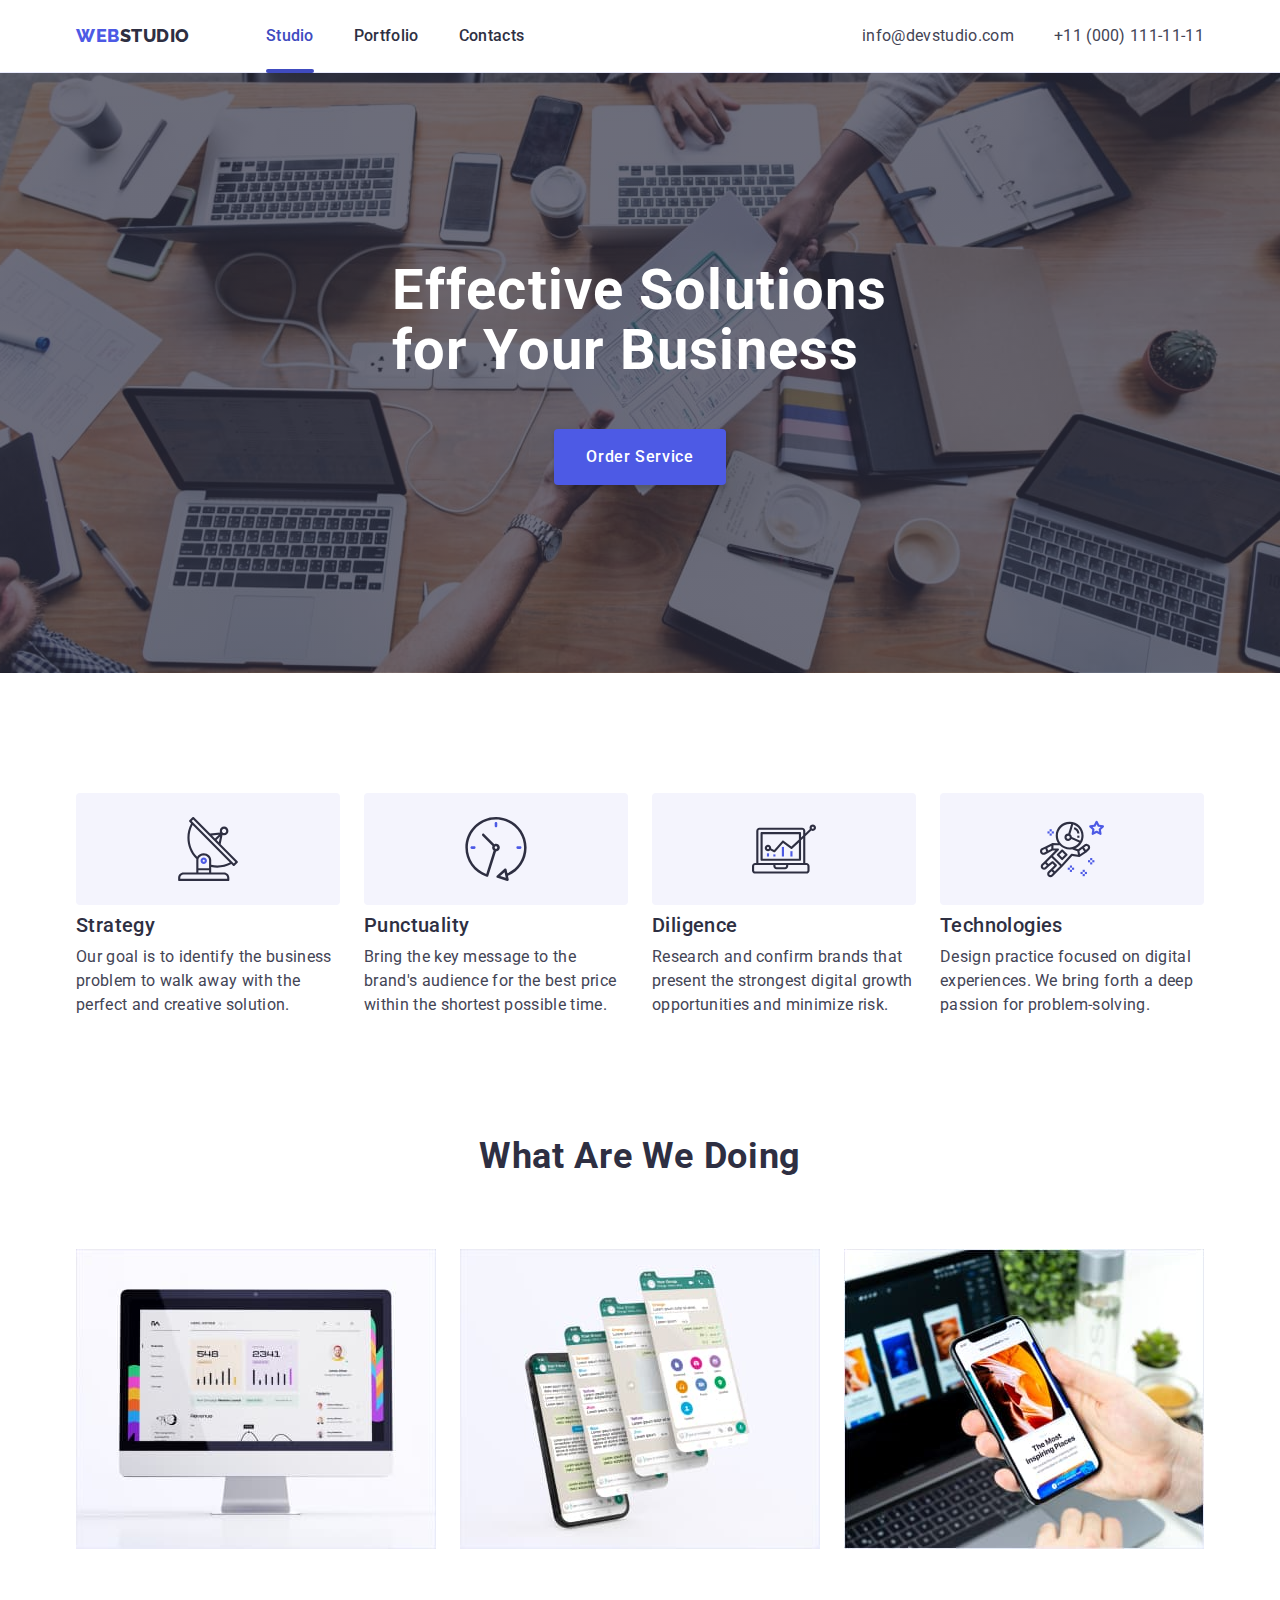
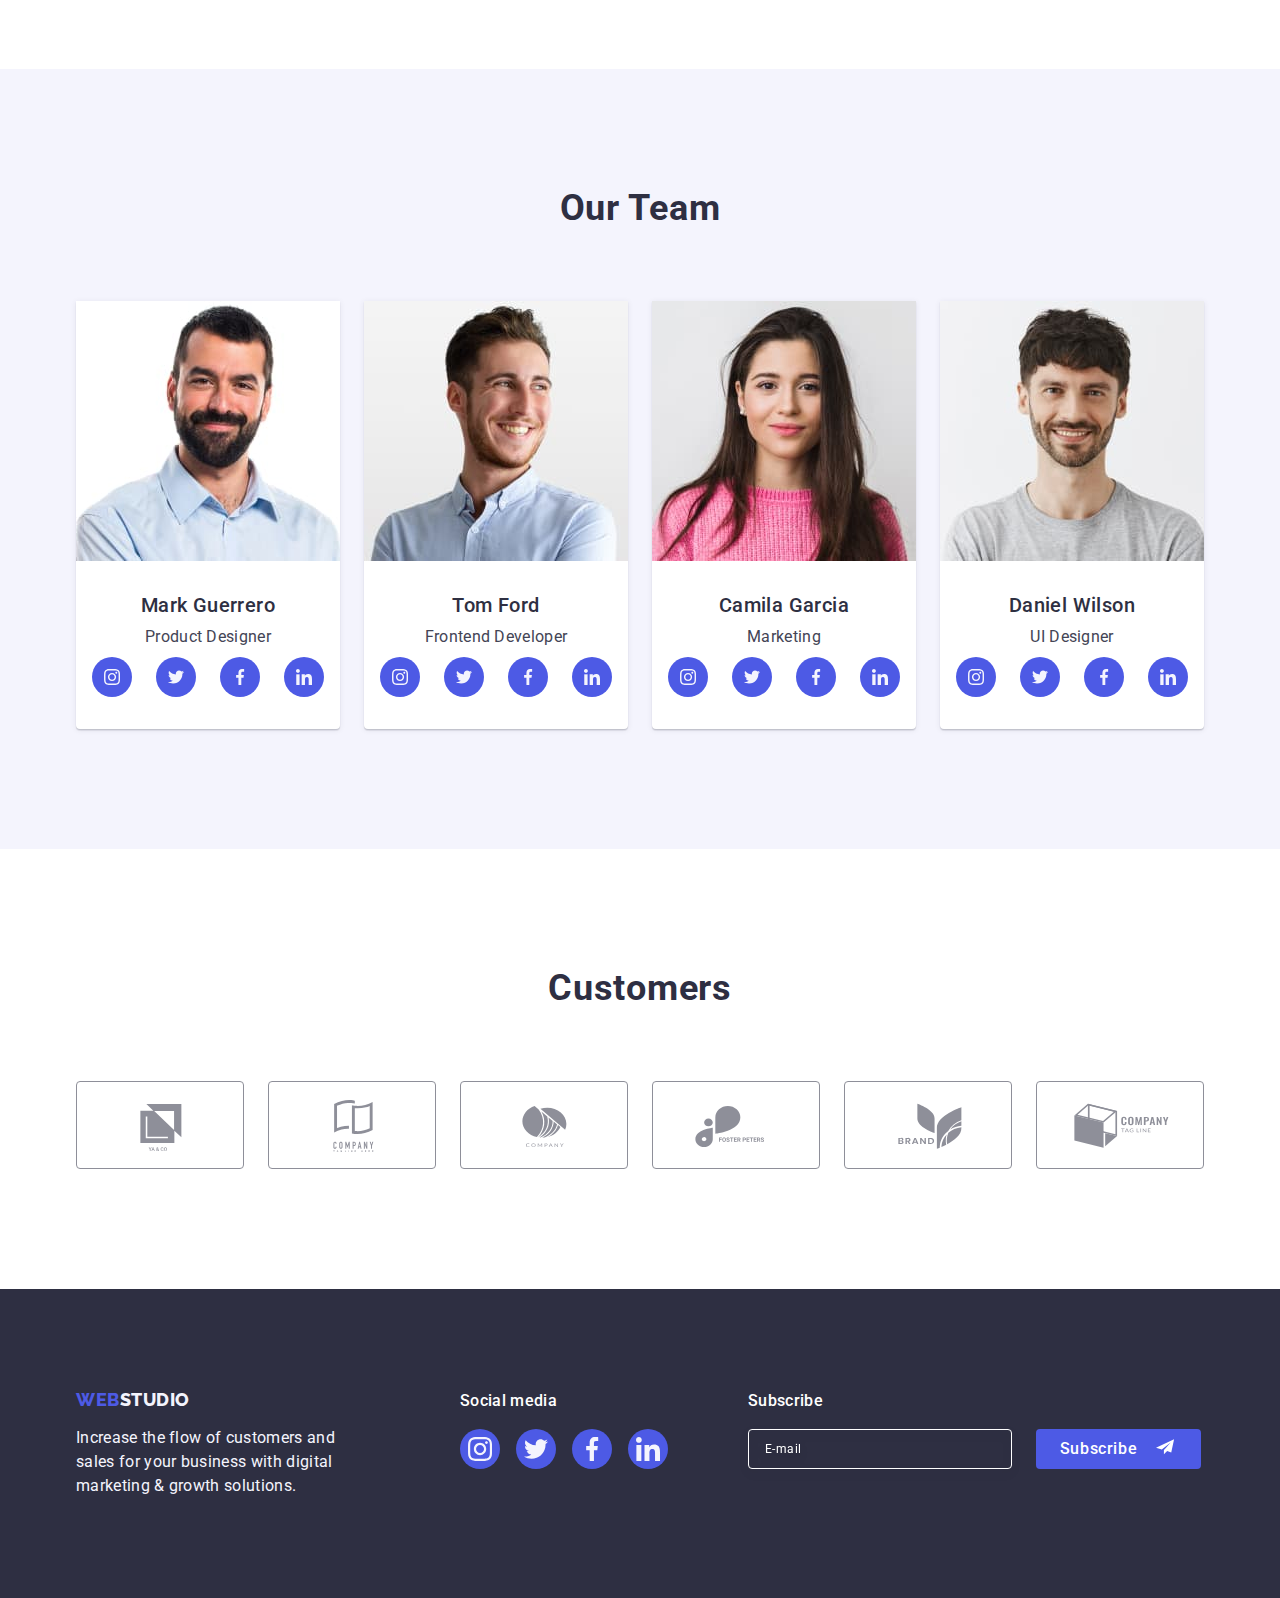
<file: index.html>
<!DOCTYPE html>
<html lang="en">
  <head>
    <meta charset="UTF-8" />
    <meta name="viewport" content="width=device-width, initial-scale=1.0" />
    <title>Goit-markup-homework-6</title>
    <link rel="preconnect" href="https://fonts.googleapis.com">
    <link rel="preconnect" href="https://fonts.gstatic.com" crossorigin>
    <link href="https://fonts.googleapis.com/css2?family=Raleway:wght@800&family=Roboto:wght@400;500;700;900&display=swap" rel="stylesheet">
    <link rel="stylesheet" href="https://cdnjs.cloudflare.com/ajax/libs/modern-normalize/2.0.0/modern-normalize.min.css">
    <link rel="stylesheet" href="./css/style.css">
  </head>
  <body>
    <header class="header">
      <div class="container header-container">
        <nav class="header-nav">
          <a class="header-logo link" href="./index.html">Web<span>Studio</span></a>
          <ul class="list header-list">
            <li><a class="header-list-link active link" href="./index.html">Studio</a></li>
            <li><a class="header-list-link link" href="./portfolio.html">Portfolio</a></li>
            <li><a class="header-list-link link" href="">Contacts</a></li>
          </ul>
        </nav>
        <address class="header-contacts">
          <ul class="list address-list">
            <li>
              <a class="header-address-contact link" href="mailto:info@devstudio.com">info@devstudio.com</a>
            </li>
            <li>
              <a class="header-address-contact link" href="tel:+110001111111">+11 (000) 111-11-11</a>
            </li>
          </ul>
        </address>
      </div>
    </header>
    <main>
      <section class="section-hero">
        <div class="container">
          <h1 class="section-hero-title">Effective Solutions for Your Business</h1>
          <button class="section-hero-btn" type="button" data-modal-open>Order Service</button>
        </div>
      </section>
      <section class="section-one section">
        <div class="container">
          <h2 class="visually-hidden">OurAdvantages</h2>
          <ul class="list section-one-list">
            <li class="section-one-item">
              <div class="section-one-icon">
                <svg class="section-one-svg" width="64" height="64">
                  <use href="./images/icons.svg#antenna"></use>
                </svg>
              </div>
              <h3 class="section-one-subtitle">Strategy</h3>
              <p class="section-one-text">
                Our goal is to identify the business problem to walk away with the
                perfect and creative solution.
              </p>
            </li>
            <li class="section-one-item">
              <div class="section-one-icon">
                <svg class="section-one-svg" width="64" height="64">
                  <use href="./images/icons.svg#clock"></use>
                </svg>
              </div>
              <h3 class="section-one-subtitle">Punctuality</h3>
              <p class="section-one-text">
                Bring the key message to the brand's audience for the best price
                within the shortest possible time.
              </p>
            </li>
            <li class="section-one-item">
              <div class="section-one-icon">
                <svg class="section-one-svg" width="64" height="64">
                  <use href="./images/icons.svg#diagram"></use>
                </svg>
              </div>
              <h3 class="section-one-subtitle">Diligence</h3>
              <p class="section-one-text">
                Research and confirm brands that present the strongest digital
                growth opportunities and minimize risk.
              </p>
            </li>
            <li class="section-one-item">
              <div class="section-one-icon">
                <svg class="section-one-svg" width="64" height="64">
                  <use href="./images/icons.svg#astronaut"></use>
                </svg>
              </div>
              <h3 class="section-one-subtitle">Technologies</h3>
              <p class="section-one-text">
                Design practice focused on digital experiences. We bring forth a
                deep passion for problem-solving.
              </p>
            </li>
          </ul>
        </div>
      </section>
      <section class="section-two section">
        <div class="container">
          <h2 class="section-two-title">What are we doing</h2>
          <ul class="list section-two-container">
            <li class="section-two-item">
              <img src="./images/desktop.jpg" alt="desktop" width="360" />
            </li>
            <li class="section-two-item">
              <img src="./images/phones.jpg" alt="phones" width="360" />
            </li>
            <li class="section-two-item">
              <img src="./images/layout.jpg" alt="layout" width="360" />
            </li>
          </ul>
        </div>
      </section>
      <section class="section-three section">
        <div class="container">
          <h2 class="section-three-title">Our Team</h2>
          <ul class="list section-three-container">
            <li class="section-three-wrapper">
              <img src="./images/team-1.jpg" alt="team-1" width="264" />
              <div class="section-three-description">
                <h3 class="section-three-team">Mark Guerrero</h3>
                <p class="section-three-text">Product Designer</p>
                <ul class="list social-list">
                  <li class="social-item">
                    <a class="social-link" href="">
                      <svg class="social-link-svg" width="16" height="16">
                        <use href="./images/icons.svg#instagram"></use>
                      </svg>
                    </a>
                  </li>
                  <li class="social-item">
                    <a class="social-link" href="">
                      <svg class="social-link-svg" width="16" height="16">
                        <use href="./images/icons.svg#twitter"></use>
                      </svg>
                    </a>
                  </li>
                  <li class="social-item">
                    <a class="social-link" href="">
                      <svg class="social-link-svg" width="16" height="16">
                        <use href="./images/icons.svg#facebook"></use>
                      </svg>
                    </a>
                  </li>
                  <li class="social-item">
                    <a class="social-link" href="">
                      <svg class="social-link-svg" width="16" height="16">
                        <use href="./images/icons.svg#linkedin"></use>
                      </svg>
                    </a>
                  </li>
                </ul>
              </div>
            </li>
            <li class="section-three-wrapper">
              <img src="./images/team-2.jpg" alt="team-2" width="264" />
              <div class="section-three-description">
                <h3 class="section-three-team">Tom Ford</h3>
                <p class="section-three-text">Frontend Developer</p>
                <ul class="list social-list">
                  <li class="social-item">
                    <a class="social-link" href="">
                      <svg class="social-link-svg" width="16" height="16">
                        <use href="./images/icons.svg#instagram"></use>
                      </svg>
                    </a>
                  </li>
                  <li class="social-item">
                    <a class="social-link" href="">
                      <svg class="social-link-svg" width="16" height="16">
                        <use href="./images/icons.svg#twitter"></use>
                      </svg>
                    </a>
                  </li>
                  <li class="social-item">
                    <a class="social-link" href="">
                      <svg class="social-link-svg" width="16" height="16">
                        <use href="./images/icons.svg#facebook"></use>
                      </svg>
                    </a>
                  </li>
                  <li class="social-item">
                    <a class="social-link" href="">
                      <svg class="social-link-svg" width="16" height="16">
                        <use href="./images/icons.svg#linkedin"></use>
                      </svg>
                    </a>
                  </li>
                </ul>
              </div>
            </li>
            <li class="section-three-wrapper">
              <img src="./images/team-3.jpg" alt="team-3" width="264" />
              <div class="section-three-description">
                <h3 class="section-three-team">Camila Garcia</h3>
                <p class="section-three-text">Marketing</p>
                <ul class="list social-list">
                  <li class="social-item">
                    <a class="social-link" href="">
                      <svg class="social-link-svg" width="16" height="16">
                        <use href="./images/icons.svg#instagram"></use>
                      </svg>
                    </a>
                  </li>
                  <li class="social-item">
                    <a class="social-link" href="">
                      <svg class="social-link-svg" width="16" height="16">
                        <use href="./images/icons.svg#twitter"></use>
                      </svg>
                    </a>
                  </li>
                  <li class="social-item">
                    <a class="social-link" href="">
                      <svg class="social-link-svg" width="16" height="16">
                        <use href="./images/icons.svg#facebook"></use>
                      </svg>
                    </a>
                  </li>
                  <li class="social-item">
                    <a class="social-link" href="">
                      <svg class="social-link-svg" width="16" height="16">
                        <use href="./images/icons.svg#linkedin"></use>
                      </svg>
                    </a>
                  </li>
                </ul>
              </div>
            </li>
            <li class="section-three-wrapper">
              <img src="./images/team-4.jpg" alt="team-4" width="264" />
              <div class="section-three-description">
                <h3 class="section-three-team">Daniel Wilson</h3>
                <p class="section-three-text">UI Designer</p>
                <ul class="list social-list">
                  <li class="social-item">
                    <a class="social-link" href="">
                      <svg class="social-link-svg" width="16" height="16">
                        <use href="./images/icons.svg#instagram"></use>
                      </svg>
                    </a>
                  </li>
                  <li class="social-item">
                    <a class="social-link" href="">
                      <svg class="social-link-svg" width="16" height="16">
                        <use href="./images/icons.svg#twitter"></use>
                      </svg>
                    </a>
                  </li>
                  <li class="social-item">
                    <a class="social-link" href="">
                      <svg class="social-link-svg" width="16" height="16">
                        <use href="./images/icons.svg#facebook"></use>
                      </svg>
                    </a>
                  </li>
                  <li class="social-item">
                    <a class="social-link" href="">
                      <svg class="social-link-svg" width="16" height="16">
                        <use href="./images/icons.svg#linkedin"></use>
                      </svg>
                    </a>
                  </li>
                </ul>
              </div>
            </li>
          </ul>
        </div>
      </section>
      <section class="section-four section">
        <div class="container">
          <h2 class="section-four-title">Customers</h2>
          <ul class="list section-four-list">
            <li class="section-four-item">
              <a class="section-four-link" href="">
                <svg class="section-four-svg" width="104" height="56">
                  <use href="./images/icons.svg#logo-1"></use>
                </svg>
              </a>
            </li>
            <li class="section-four-item">
              <a class="section-four-link" href="">
                <svg class="section-four-svg" width="104" height="56">
                  <use href="./images/icons.svg#logo-2"></use>
                </svg>
              </a>
            </li>
            <li class="section-four-item">
              <a class="section-four-link" href="">
                <svg class="section-four-svg" width="104" height="56">
                  <use href="./images/icons.svg#logo-3"></use>
                </svg>
              </a>
            </li>
            <li class="section-four-item">
              <a class="section-four-link" href="">
                <svg class="section-four-svg" width="104" height="56">
                  <use href="./images/icons.svg#logo-4"></use>
                </svg>
              </a>
            </li>
            <li class="section-four-item">
              <a class="section-four-link" href=""> 
                <svg class="section-four-svg" width="104" height="56">
                  <use href="./images/icons.svg#logo-5"></use>
                </svg>
              </a>
            </li>
            <li class="section-four-item">
              <a class="section-four-link" href="">
                <svg class="section-four-svg" width="104" height="56">
                  <use href="./images/icons.svg#logo-6"></use>
                </svg>
              </a>
            </li>
          </ul>
        </div>
      </section>
    </main>
    <footer class="footer">
      <div class="container footer-container">
        <div class="footer-logo-container">
          <a class="footer-logo link" href="./index.html">Web<span class="footer-span">Studio</span></a>
          <p class="footer-text">
            Increase the flow of customers and sales for your business with digital
            marketing & growth solutions.
          </p>
        </div>
        <div class="footer-social-container">
          <p class="footer-social-text">Social media</p>
          <ul class="footer-social-list list">
            <li class="footer-social-item">
              <a class="footer-social-link" href="">
                <svg class="footer-social-svg" width="24" height="24">
                  <use href="./images/icons.svg#instagram"></use>
                </svg>
              </a>
            </li>
            <li class="footer-social-item">
              <a class="footer-social-link" href="">
                <svg class="footer-social-svg" width="24" height="24">
                  <use href="./images/icons.svg#twitter"></use>
                </svg>
              </a>
            </li>
            <li class="footer-social-item">
              <a class="footer-social-link" href="">
                <svg class="footer-social-svg" width="24" height="24">
                  <use href="./images/icons.svg#facebook"></use>
                </svg>
              </a>
            </li>
            <li class="footer-social-item">
              <a class="footer-social-link" href="">
                <svg class="footer-social-svg" width="24" height="24">
                  <use href="./images/icons.svg#linkedin"></use>
                </svg>
              </a>
            </li>
          </ul>
        </div>
        <div class="footer-input-container">
         <p class="footer-social-text">Subscribe</p>
         <form class="footer-form">
          <label class="footer-label" for="pochta">
            <input class="footer-input" id="pochta" type="email" name="email" placeholder="E-mail">
          </label>
          <button class="footer-input-btn" type="submit">Subscribe
            <svg class="footer-input-icon" width="24" height="24">
              <use href="./images/icons.svg#telegram"></use>
            </svg>
          </button>
         </form>
        </div>
      </div>
    </footer>
    <div class="modal is-hidden" data-modal>
      <div class="backdrop">
        <button class="close-button" type="button" data-modal-close>
          <svg class="close-button-svg" width="8" height="8">
            <use href="./images/icons.svg#closebtn"></use>
          </svg>
        </button>
        <p class="modal-text">Leave your contacts and we will call you back</p>
        <form class="form">
          <div class="form-container">
            <label class="form-container-label" for="user-name">Name</label>
           <div class="wrapper-icon">
              <input class="form-container-input" type="text" id="user-name" name="user-name" placeholder="Name" required>
              <svg class="input-icon" width="18" height="24">
                <use href="./images/icons.svg#person"></use>
              </svg>
           </div>
          </div>
          <div class="form-container">
            <label class="form-container-label" for="user-tel">Phone</label>
            <div class="wrapper-icon">
              <input class="form-container-input" type="tel" id="user-tel" name="user-tel" required>
              <svg class="input-icon" width="18" height="24">
                <use href="./images/icons.svg#phone"></use>
              </svg>
            </div>
          </div>
          <div class="form-container">
            <label class="form-container-label" for="user-email">Email</label>
            <div class="wrapper-icon">
              <input class="form-container-input" type="email" id="user-email" name="user-email" required>
              <svg class="input-icon" width="18" height="24">
                <use href="./images/icons.svg#email"></use>
              </svg>
            </div>
          </div>
          <div class="form-container form-container-comment">
            <label class="form-container-label" for="user-comment">Comment</label>
            <textarea class="form-container-textarea" name="user-comment" id="user-comment" placeholder="Text input"></textarea>
          </div>
          <div class="checkbox-wrapper">
            <input class="input-checked visually-hidden" type="checkbox" id="user-privacy" name="user-privacy" value="true">
            <label class="checkbox-label" for="user-privacy">
              <span class="checkbox-custom">
                <svg class="checkbox-icon" width="10" height="8">
                  <use href="./images/icons.svg#click"></use>
                </svg>
              </span>
              I accept the terms and conditions of the&nbsp;<a href="" class="privacy-link">Privacy Policy</a></label>
          </div>
          <button class="submit-button" type="submit">Send</button>
        </form>
      </div>
    </div>
    <script src="./js/modal.js"></script>
  </body>
</html>
</file>
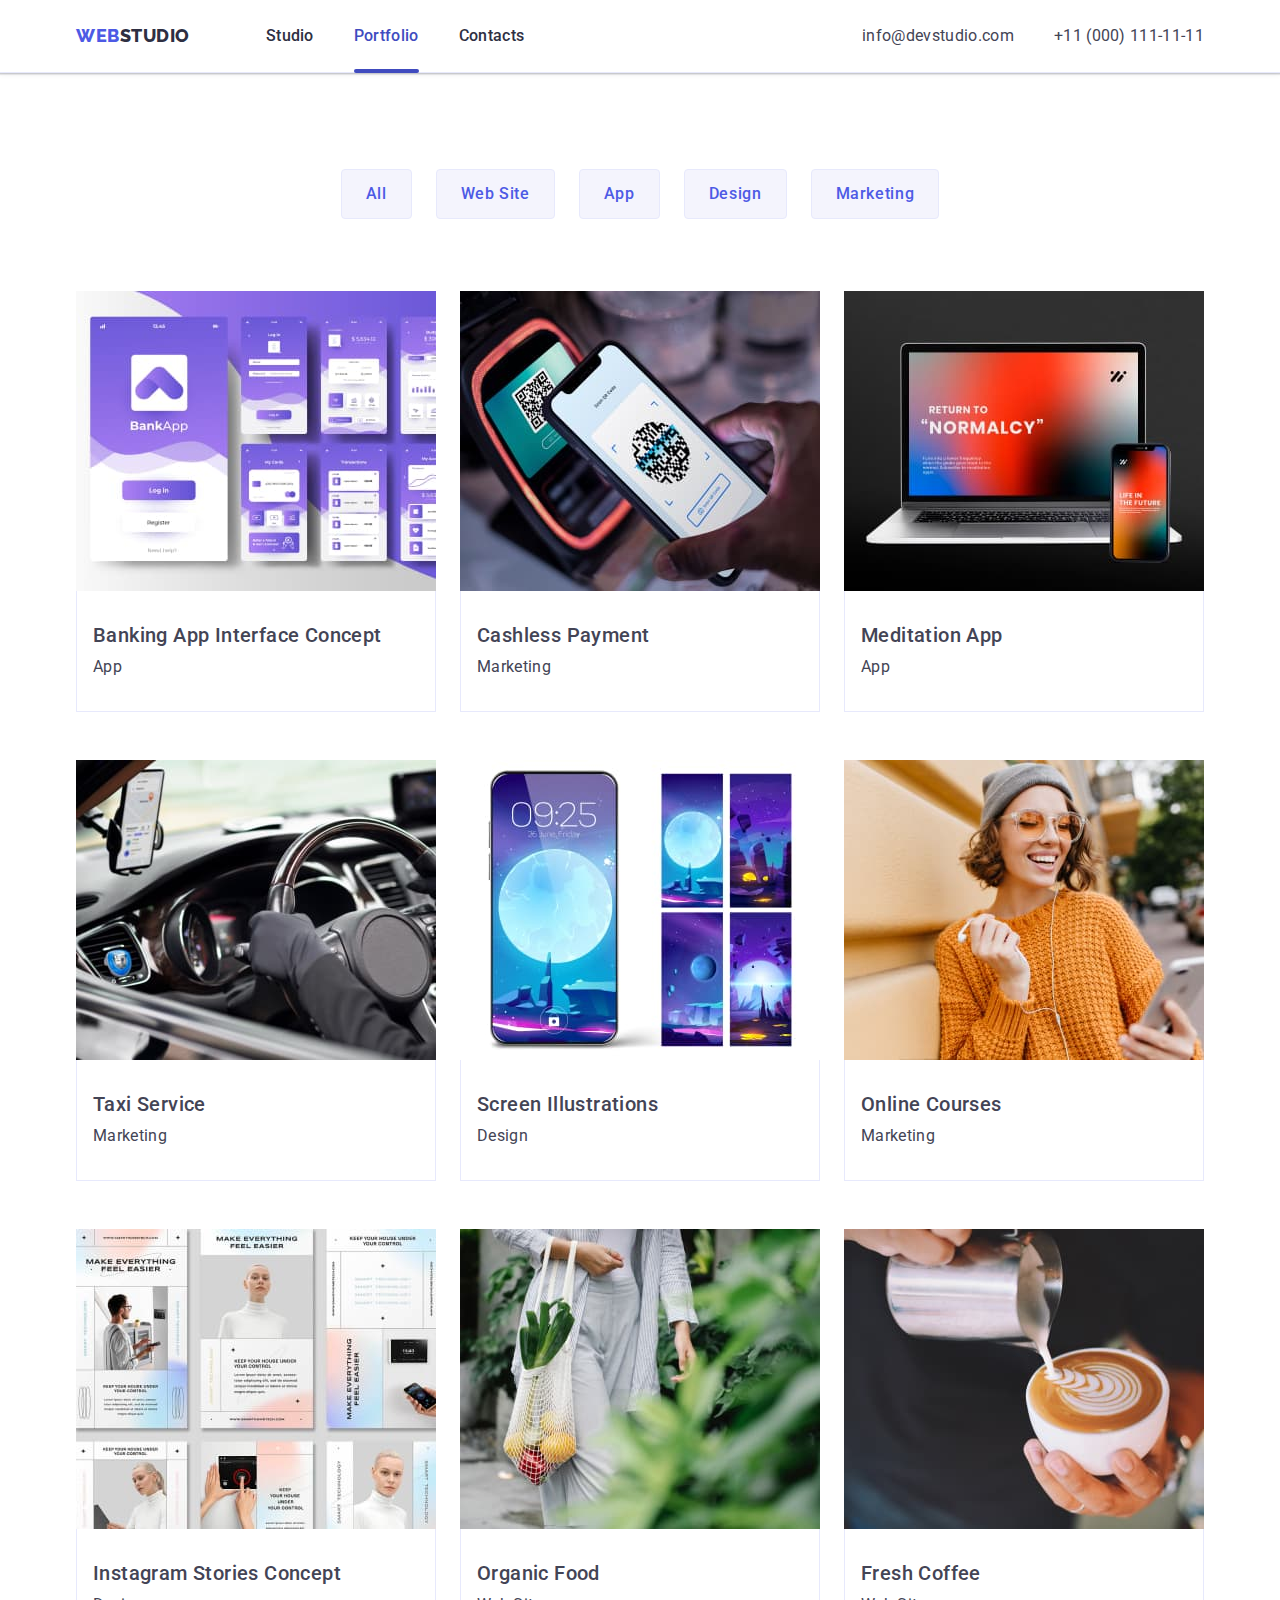
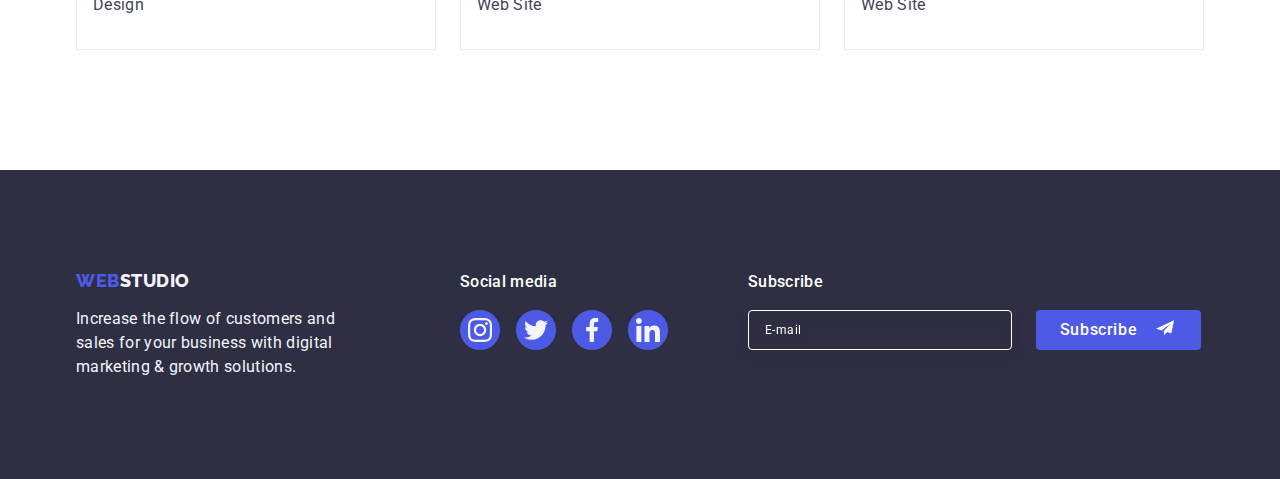
<file: portfolio.html>
<!DOCTYPE html>
<html lang="en">
  <head>
    <meta charset="UTF-8" />
    <meta name="viewport" content="width=device-width, initial-scale=1.0" />
    <title>Portfolio</title>
    <link rel="preconnect" href="https://fonts.googleapis.com">
    <link rel="preconnect" href="https://fonts.gstatic.com" crossorigin>
    <link href="https://fonts.googleapis.com/css2?family=Raleway:wght@800&family=Roboto:wght@400;500;700;900&display=swap" rel="stylesheet">
    <link rel="stylesheet" href="https://cdnjs.cloudflare.com/ajax/libs/modern-normalize/2.0.0/modern-normalize.min.css">
    <link rel="stylesheet" href="./css/style.css">
  </head>
  <body>
    <header class="header">
      <div class="container header-container">
        <nav class="header-nav">
          <a class="header-logo link" href="./index.html">Web<span>Studio</span></a>
          <ul class="list header-list">
            <li><a class="header-list-link link" href="./index.html">Studio</a></li>
            <li><a class="header-list-link active link" href="./portfolio.html">Portfolio</a></li>
            <li><a class="header-list-link link" href="">Contacts</a></li>
          </ul>
        </nav>
        <address class="header-contacts">
          <ul class="list address-list">
            <li>
              <a class="header-address-contact link" href="mailto:info@devstudio.com">info@devstudio.com</a>
            </li>
            <li>
              <a class="header-address-contact link" href="tel:+110001111111">+11 (000) 111-11-11</a>
            </li>
          </ul>
        </address>
      </div>
    </header>
    <main>
      <section class="portfolio-hero">
        <div class="container">
          <h1 class="visually-hidden">So, how i can do this?</h1>
          <ul class="list filter-list">
            <li class="filter-item">
              <button class="portfolio-filter-btn" type="button">All</button>
            </li>
            <li class="filter-item">
              <button class="portfolio-filter-btn" type="button">Web Site</button>
            </li>
            <li class="filter-item">
              <button class="portfolio-filter-btn" type="button">App</button>
            </li>
            <li class="filter-item">
              <button class="portfolio-filter-btn" type="button">Design</button>
            </li>
            <li class="filter-item">
              <button class="portfolio-filter-btn" type="button">Marketing</button>
            </li>
          </ul>
          <ul class="list gallary-list">
            <li class="gallary-item">
              <a class="link gallary-link" href="">
                <div class="gallary-wrapper-overlay">
                  <img src="./images/portfolio-1.jpg" alt="portfolio-1" width="360" />
                  <p class="gallary-wrapper-text">14 Stylish and User-Friendly App Design Concepts · Task Manager App · Calorie Tracker App · Exotic Fruit Ecommerce App ·
                  Cloud Storage App</p>
                </div>
                <div class= "gallary-description">
                  <h2 class="portfolio-description-title">Banking App Interface Concept</h2>
                  <p class="portfolio-description-text">App</p>
                </div>
              </a>
            </li>
            <li class="gallary-item">
              <a class="link gallary-link" href="">
                <div class="gallary-wrapper-overlay">
                  <img src="./images/portfolio-2.jpg" alt="portfolio-1" width="360" />
                  <p class="gallary-wrapper-text">14 Stylish and User-Friendly App Design Concepts · Task Manager App · Calorie Tracker App · Exotic Fruit Ecommerce App · 
                  Cloud Storage App</p>
                </div>
                <div class= "gallary-description">
                  <h2 class="portfolio-description-title">Cashless Payment</h2>
                  <p class="portfolio-description-text">Marketing</p>
                </div>
              </a>
            </li>
            <li class="gallary-item">
              <a class="link gallary-link" href="">
                <div class="gallary-wrapper-overlay">
                  <img src="./images/portfolio-3.jpg" alt="portfolio-1" width="360" />
                  <p class="gallary-wrapper-text">14 Stylish and User-Friendly App Design Concepts · Task Manager App · Calorie Tracker App · Exotic Fruit Ecommerce App ·
                  Cloud Storage App</p>
                </div>
                <div class= "gallary-description">
                  <h2 class="portfolio-description-title">Meditation App</h2>
                  <p class="portfolio-description-text">App</p>
                </div>
              </a>
            </li>
            <li class="gallary-item">
              <a class="link gallary-link" href="">
                <div class="gallary-wrapper-overlay">
                  <img src="./images/portfolio-4.jpg" alt="portfolio-1" width="360" />
                  <p class="gallary-wrapper-text">14 Stylish and User-Friendly App Design Concepts · Task Manager App · Calorie Tracker App · Exotic Fruit Ecommerce App ·
                  Cloud Storage App</p>
                </div>
                <div class= "gallary-description">
                  <h2 class="portfolio-description-title">Taxi Service</h2>
                  <p class="portfolio-description-text">Marketing</p>
                </div>
              </a>
            </li>
            <li class="gallary-item">
              <a class="link gallary-link" href="">
                <div class="gallary-wrapper-overlay">
                  <img src="./images/portfolio-5.jpg" alt="portfolio-1" width="360" />
                  <p class="gallary-wrapper-text">14 Stylish and User-Friendly App Design Concepts · Task Manager App · Calorie Tracker App · Exotic Fruit Ecommerce App ·
                  Cloud Storage App</p>
                </div>
                <div class= "gallary-description">
                  <h2 class="portfolio-description-title">Screen Illustrations</h2>
                  <p class="portfolio-description-text">Design</p>
                </div>
              </a>
            </li>
            <li class="gallary-item">
              <a class="link gallary-link" href="">
                <div class="gallary-wrapper-overlay">
                  <img src="./images/portfolio-6.jpg" alt="portfolio-1" width="360" />
                  <p class="gallary-wrapper-text">14 Stylish and User-Friendly App Design Concepts · Task Manager App · Calorie Tracker App · Exotic Fruit Ecommerce App ·
                  Cloud Storage App</p>
                </div>
                <div class= "gallary-description">
                  <h2 class="portfolio-description-title">Online Courses</h2>
                  <p class="portfolio-description-text">Marketing</p>
                </div>
              </a>
            </li>
            <li class="gallary-item">
              <a class="link gallary-link" href="">
                <div class="gallary-wrapper-overlay">
                  <img src="./images/portfolio-7.jpg" alt="portfolio-1" width="360" />
                  <p class="gallary-wrapper-text">14 Stylish and User-Friendly App Design Concepts · Task Manager App · Calorie Tracker App · Exotic Fruit Ecommerce App ·
                  Cloud Storage App</p>
                </div>
                <div class= "gallary-description">
                  <h2 class="portfolio-description-title">Instagram Stories Concept</h2>
                  <p class="portfolio-description-text">Design</p>
                </div>
              </a>
            </li>
            <li class="gallary-item">
              <a class="link gallary-link" href="">
                <div class="gallary-wrapper-overlay">
                  <img src="./images/portfolio-8.jpg" alt="portfolio-1" width="360" />
                  <p class="gallary-wrapper-text">14 Stylish and User-Friendly App Design Concepts · Task Manager App · Calorie Tracker App · Exotic Fruit Ecommerce App ·
                  Cloud Storage App</p>
                </div>
                <div class= "gallary-description">
                  <h2 class="portfolio-description-title">Organic Food</h2>
                  <p class="portfolio-description-text">Web Site</p>
                </div>
              </a>
            </li>
            <li class="gallary-item">
              <a class="link gallary-link" href="">
                <div class="gallary-wrapper-overlay">
                  <img src="./images/portfolio-9.jpg" alt="portfolio-1" width="360" />
                  <p class="gallary-wrapper-text">14 Stylish and User-Friendly App Design Concepts · Task Manager App · Calorie Tracker App · Exotic Fruit Ecommerce App ·
                  Cloud Storage App</p>
                </div>
                <div class= "gallary-description">
                  <h2 class="portfolio-description-title">Fresh Coffee</h2>
                  <p class="portfolio-description-text">Web Site</p>
                </div>
              </a>
            </li>
          </ul>
        </div>
      </section>
    </main>
    <footer class="footer">
      <div class="container footer-container">
        <div class="footer-logo-container">
          <a class="footer-logo link" href="./index.html">Web<span class="footer-span">Studio</span></a>
          <p class="footer-text">
            Increase the flow of customers and sales for your business with digital
            marketing & growth solutions.
          </p>
        </div>
        <div class="footer-social-container">
          <p class="footer-social-text">Social media</p>
          <ul class="footer-social-list list">
            <li class="footer-social-item">
              <a class="footer-social-link" href="">
                <svg class="footer-social-svg" width="24" height="24">
                  <use href="./images/icons.svg#instagram"></use>
                </svg>
              </a>
            </li>
            <li class="footer-social-item">
              <a class="footer-social-link" href="">
                <svg class="footer-social-svg" width="24" height="24">
                  <use href="./images/icons.svg#twitter"></use>
                </svg>
              </a>
            </li>
            <li class="footer-social-item">
              <a class="footer-social-link" href="">
                <svg class="footer-social-svg" width="24" height="24">
                  <use href="./images/icons.svg#facebook"></use>
                </svg>
              </a>
            </li>
            <li class="footer-social-item">
              <a class="footer-social-link" href="">
                <svg class="footer-social-svg" width="24" height="24">
                  <use href="./images/icons.svg#linkedin"></use>
                </svg>
              </a>
            </li>
          </ul>
        </div>
        <div class="footer-input-container">
          <p class="footer-social-text">Subscribe</p>
          <form class="footer-form">
            <label class="footer-label" for="pochta">
              <input class="footer-input" id="pochta" type="email" name="email" placeholder="E-mail">
            </label>
            <button class="footer-input-btn" type="submit">Subscribe
              <svg class="footer-input-icon" width="24" height="24">
                <use href="./images/icons.svg#telegram"></use>
              </svg>
            </button>
          </form>
        </div>
      </div>
    </footer>
  </body>
</html>
</file>
<file: css/style.css>
/* ======================= COLORS ================== */
:root {
  --iris: #4d5ae5;
  --ocean: #404bbf;
  --navy-blue: #2e2f42;
  --green: #31d0aa;
  --slate: #434455;
  --light-slate: #8e8f99;
  --cornflower: #e7e9fc;
  --cloud: #f4f4fd;
  --navy-blue-modal: #2e2f42;
  --grey: #2e2f42;
  --white: #ffffff;
  --dairy: #fcfcfc;
  --timing-function: cubic-bezier(0.4, 0, 0.2, 1);
  --timing-duration: 250ms;
}

/* ======================= DEFAULT STYLE ================== */

h1,
h2,
h3,
h4,
p {
  margin: 0;
}

ul,
ol {
  margin-top: 0;
  margin-bottom: 0;
  padding-left: 0;
}

img {
  display: block;
}

body {
  font-family: "Roboto", sans-serif;
  color: var(--slate);
  background-color: var(--white);
  font-style: normal;
  font-weight: 400;
}

button {
  cursor: pointer;
  border: none;
  /* background-color: transparent; */
}

.list {
  list-style: none;
}

.link {
  color: inherit;
  text-decoration: none;
  font-style: normal;
  transition-property: color;
  transition-duration: var(--timing-duration);
  transition-timing-function: var(--timing-function);
}

.link:hover,
.link:focus {
  color: var(--ocean);
}

.visually-hidden {
  position: absolute;
  width: 1px;
  height: 1px;
  margin: -1px;
  border: 0;
  padding: 0;
  white-space: nowrap;
  clip-path: inset(100%);
  clip: rect(0 0 0 0);
  overflow: hidden;
}

.container {
  max-width: 1158px;
  margin: 0 auto;
  padding: 0 15px;
}

.section {
  padding: 120px 0;
}

/* ======================= HEADER ================== */
header {
  border-bottom: 1px solid var(--cornflower);
  box-shadow: 0px 2px 1px rgba(46, 47, 66, 0.08),
    0px 1px 1px rgba(46, 47, 66, 0.16), 0px 1px 6px rgba(46, 47, 66, 0.08);
}

.header-container {
  display: flex;
  justify-content: space-between;
  align-items: center;
}

.header-nav {
  background-color: var(--white);
  display: flex;
  align-items: center;
}

.header-logo {
  margin-right: 76px;
  padding: 24px 0;
  font-family: "Raleway", sans-serif;
  font-size: 18px;
  font-style: normal;
  font-weight: 800;
  line-height: 1.17;
  letter-spacing: 0.03em;
  text-transform: uppercase;
  color: var(--iris);
}

.header-logo span {
  color: var(--navy-blue);
}

.header-list-link {
  display: inline-block;
  padding: 24px 0;
  font-size: 16px;
  font-weight: 500;
  line-height: 1.5;
  letter-spacing: 0.02em;
  color: var(--navy-blue);
  transition: color var(--timing-duration) var(--timing-function);
}

.header-list-link.active {
  position: relative;
  color: var(--ocean);
}

.header-list-link.active::after {
  position: absolute;
  transform: translate(-50% -50%);
  bottom: -1px;
  left: 0;
  content: "";
  width: 100%;
  height: 4px;
  border-radius: 2px;
  background: var(--ocean);
}

.header-address-contact {
  display: inline-block;
  padding: 24px 0;
  font-size: 16px;
  line-height: 1.5;
  letter-spacing: 0.02em;
  color: var(--slate);
}

address {
  font-style: normal;
}

.address-list,
.header-list {
  display: flex;
  gap: 40px;
}

/* ======================= SECTION HERO ================== */

.section-hero {
  max-width: 1440px; /* Почему тут Margin left auto, почему max-width */
  padding: 188px 0;
  margin-left: auto;
  margin-right: auto;
  background-image: linear-gradient(
      rgba(46, 47, 66, 0.7),
      rgba(46, 47, 66, 0.7)
    ),
    url(../images/bghero.jpg);
  background-size: cover;
  background-repeat: no-repeat;
  background-position: center;
  background-color: var(--grey);
}

.section-hero-title {
  max-width: 496px;
  margin: 0 auto;
  margin-bottom: 48px;
  font-size: 56px;
  font-weight: 700;
  letter-spacing: 0.02em;
  line-height: 1.07;
  color: var(--white);
}

.section-hero-btn {
  display: block;
  margin: 0 auto;
  transition-property: background-color;
  transition-duration: var(--timing-duration);
  transition-timing-function: var(--timing-function);
  min-width: 169px;
  border-radius: 4px;
  padding: 16px 32px;
  font-size: 16px;
  box-shadow: 0px 4px 4px 0px rgba(0, 0, 0, 0.15);
  background-color: var(--iris);
  color: var(--white);
  font-weight: 500;
  letter-spacing: 0.04em;
  line-height: 1.5;
}

.section-hero-btn:hover,
.section-hero-btn:focus {
  background-color: var(--ocean);
}

/* ======================= SECTION ONE ================== */

.section-one {
  padding: 120px 0;
}

.section-one-list {
  display: flex;
  gap: 24px;
}

.section-one-item {
  flex-basis: calc((100% - 24px * 3) / 4);
}

.section-one-icon {
  display: flex;
  justify-content: center;
  align-items: center;
  margin-bottom: 8px;
  border-radius: 4px;
  padding: 24px 0;
  background: var(--cloud);
}

.section-one-subtitle {
  font-size: 20px;
  font-weight: 500;
  line-height: 1.2;
  letter-spacing: 0.02em;
  color: var(--navy-blue);
}

.section-one-text {
  margin-top: 8px;
  color: var(--slate);
  font-size: 16px;
  line-height: 1.5;
  letter-spacing: 0.02em;
}

/* ======================= SECTION TWO ================== */

.section-two {
  padding-top: 0;
}

.section-two-title {
  margin-bottom: 72px;
  font-size: 36px;
  text-align: center;
  font-weight: 700;
  letter-spacing: 0.02em;
  line-height: 1.11;
  color: var(--navy-blue);
  text-transform: capitalize;
}

.section-two-container {
  display: flex;
  gap: 24px;
}

/* ======================= SECTION THREE ================== */

.section-three {
  background: var(--cloud);
}

.section-three-title {
  margin-bottom: 72px;
  text-align: center;
  font-size: 36px;
  font-style: normal;
  font-weight: 700;
  line-height: 1.11;
  letter-spacing: 0.02em;
  text-transform: capitalize;
  color: var(--navy-blue);
}

.section-three-container {
  display: flex;
  gap: 24px;
}

.section-three-description {
  padding: 32px 0;
  text-align: center;
}

.section-three-team {
  margin-bottom: 8px;
  font-size: 20px;
  font-weight: 500;
  line-height: 1.2;
  letter-spacing: 0.02em;
  color: var(--navy-blue);
}

.section-three-text {
  color: var(--slate);
  font-size: 16px;
  line-height: 1.5;
  letter-spacing: 0.02em;
}

.section-three-wrapper {
  border-radius: 0px 0px 4px 4px;
  background-color: var(--white);
  box-shadow: 0px 2px 1px 0px rgba(46, 47, 66, 0.08),
    0px 1px 1px 0px rgba(46, 47, 66, 0.16),
    0px 1px 6px 0px rgba(46, 47, 66, 0.08);
}

.social-list {
  display: flex;
  justify-content: center;
  gap: 24px;
  margin-top: 8px;
}

.social-item {
  width: 40px;
  height: 40px;
}

.social-link {
  fill: var(--cloud);
  display: flex;
  justify-content: center;
  align-items: center;
  border-radius: 50%;
  background-color: var(--iris);
  width: 100%;
  height: 100%;
  transition-property: background-color;
  transition-duration: var(--timing-duration);
  transition-timing-function: var(--timing-function);
}

.social-link:hover,
.social-link:focus {
  background-color: var(--ocean);
}

/* ======================= SECTION FOUR ================== */

.section-four-title {
  margin-bottom: 72px;
  color: var(--navy-blue);
  text-align: center;
  font-size: 36px;
  font-weight: 700;
  line-height: 1.11;
  letter-spacing: 0.02em;
  text-transform: capitalize;
}

.section-four-list {
  display: flex;
  gap: 24px;
  justify-content: center;
}

.section-four-item {
  width: calc((100% - 120px) / 6);
  height: 88px;
}

.section-four-link {
  display: flex;
  align-items: center;
  justify-content: center;
  width: 100%;
  height: 100%;
  border: 1px solid var(--light-slate);
  border-radius: 4px;
  color: var(--light-slate);
  transition-property: border-color, color;
  transition-duration: var(--timing-duration);
  transition-timing-function: var(--timing-function);
}

.section-four-link:hover,
.section-four-link:focus {
  border-color: var(--ocean);
  color: var(--ocean);
}

.section-four-svg {
  fill: currentColor;
}
/* ======================= FOOTER ================== */

.footer {
  padding-top: 100px;
  padding-bottom: 100px;
  background: var(--navy-blue);
}
.footer-container {
  display: flex;
  align-items: baseline;
}

.footer-logo-container {
  margin-right: 120px;
}
.footer-logo {
  display: inline-block;
  margin-bottom: 16px;
  font-family: "Raleway", sans-serif;
  font-size: 18px;
  font-style: normal;
  font-weight: 800;
  line-height: 1.17;
  letter-spacing: 0.03em;
  text-transform: uppercase;
  color: var(--iris);
}
.footer-logo span {
  color: var(--cloud);
}

.footer-text {
  max-width: 264px;
  font-size: 16px;
  line-height: 1.5;
  letter-spacing: 0.02em;
  color: var(--cloud);
}

.footer-social-text {
  color: var(--white);
  margin-bottom: 16px;
  font-size: 16px;
  font-weight: 500;
  line-height: 1.5;
  letter-spacing: 0.02em;
}

.footer-social-list {
  display: flex;
  gap: 16px;
}

.footer-social-item {
  width: 40px;
  height: 40px;
}

.footer-social-link {
  fill: var(--cloud);
  display: flex;
  justify-content: center;
  align-items: center;
  width: 100%;
  height: 100%;
  border-radius: 50%;
  background-color: var(--iris);
  transition: background-color var(--timing-duration) var(--timing-function);
}

.footer-social-link:hover,
.footer-social-link:focus {
  background-color: var(--green);
}

.footer-input-container {
  margin-left: 80px;
}

.footer-form {
  display: flex;
  gap: 24px;
}

.footer-input {
  width: 264px;
  height: 40px;
  background-color: transparent;
  font-size: 12px;
  line-height: 1.5;
  letter-spacing: 0.04em;
  padding-left: 16px;
  filter: drop-shadow(0px 4px 4px rgba(0, 0, 0, 0.15));
  border: 1px solid var(--white);
  border-radius: 4px;
  color: var(--white);
}

.footer-input::placeholder {
  color: var(--white);
}

.footer-input-btn {
  min-width: 165px;
  height: 40px;
  display: flex;
  justify-content: center;
  align-items: center;
  font-family: "Roboto", sans-serif;
  font-size: 16px;
  font-weight: 500;
  line-height: 1.5;
  letter-spacing: 0.04em;
  cursor: pointer;
  color: var(--white);
  background-color: var(--iris);
  border: none;
  border-radius: 4px;
}

.footer-input-icon {
  margin-left: 16px;
}

/* ======================= MODAL WINDOW ================== */

.modal.is-hidden {
  visibility: hidden;
  opacity: 0;
  pointer-events: none;
}

.modal {
  position: fixed;
  opacity: 1;
  visibility: visible;
  left: 0;
  top: 0;
  width: 100%;
  height: 100vh;
  background: rgba(46, 47, 66, 0.4);
  transition-property: visibility, opacity;
  transition-duration: var(--timing-duration);
  transition-timing-function: var(--timing-function);
}

.backdrop {
  position: absolute;
  left: 50%;
  top: 50%;
  transform: translate(-50%, -50%) scale(1);
  width: 408px;
  min-height: 584px;
  border-radius: 4px;
  background: var(--dairy);
  box-shadow: 0px 2px 1px 0px rgba(0, 0, 0, 0.2),
    0px 1px 3px 0px rgba(0, 0, 0, 0.12), 0px 1px 1px 0px rgba(0, 0, 0, 0.14);
  transition: transform var(--timing-duration) var(--timing-function);
  padding: 72px 24px 24px 24px;
}

.close-button {
  position: absolute;
  right: 24px;
  top: 24px;
  width: 24px;
  height: 24px;
  padding: 0;
  display: flex;
  align-items: center;
  justify-content: center;
  background-color: var(--cornflower);
  border: 1px solid rgba(0, 0, 0, 0.1);
  border-radius: 50%;
  transition-property: background-color, border;
  transition-duration: var(--timing-duration);
  transition-timing-function: var(--timing-function);
}

.close-button-svg {
  transition: fill var(--timing-duration) var(--timing-function);
}

.close-button:hover .close-button-svg {
  fill: var(--white);
}
.close-button:focus .close-button-svg {
  fill: var(--white);
}

.close-button:hover,
.close-button:focus {
  background-color: var(--ocean);
  border: none;
}
/* ======================= FORM ========================= */

.modal-text {
  color: var(--navy-blue);
  text-align: center;
  font-size: 16px;
  font-weight: 500;
  line-height: 1.5;
  letter-spacing: 0.02em;
  margin-bottom: 16px;
}

.form-container {
  margin-bottom: 8px;
}

.form-container-comment {
  margin-bottom: 16px;
}

.form-container-label {
  display: block;
  color: var(--light-slate);
  font-size: 12px;
  font-style: normal;
  font-weight: 400;
  line-height: 1.17;
  letter-spacing: 0.04em;
  margin-bottom: 4px;
}

.form-container-input {
  display: flex;
  align-items: center;
  width: 100%;
  height: 40px;
  border-radius: 4px;
  border: 1px solid rgba(46, 47, 66, 0.4);
  background-color: transparent;
  color: var(--navy-blue-modal);
  font-size: 12px;
  margin-top: 4px;
  padding: 11px 38px;
  outline: transparent;
  transition-property: border-color;
  transition-duration: var(--timing-duration);
  transition-timing-function: var(--timing-function);
}

.form-container-input:focus {
  border-color: var(--iris);
}
.form-container-input:focus + .input-icon {
  fill: var(--iris);
}

.form-container-input::placeholder {
  color: var(--navy-blue-modal);
  font-size: 12px;
  font-weight: 400;
  line-height: 1.17;
  letter-spacing: 0.03em;
}

.wrapper-icon {
  position: relative;
}

.input-icon {
  position: absolute;
  top: 50%;
  left: 16px;
  transform: translateY(-50%);
  transition-property: fill;
  transition-duration: var(--timing-duration);
  transition-timing-function: var(--timing-function);
}

.form-container-textarea {
  display: inline-block;
  margin-top: 4px;
  width: 100%;
  height: 120px;
  padding: 8px 16px;
  resize: none;
  font-size: 12px;
  font-weight: 400;
  line-height: 1.17;
  letter-spacing: 0.04em;
  outline: transparent;
  color: rgba(46, 47, 66, 0.4);
  border: 1px solid rgba(46, 47, 66, 0.4);
  background-color: transparent;
  border-radius: 4px;
  transition-property: border-color;
  transition-duration: var(--timing-duration);
  transition-timing-function: var(--timing-function);
}

.form-container-textarea:focus {
  border-color: var(--iris);
}

.form-container-textarea::placeholder {
  font-size: 12px;
  font-weight: 400;
  line-height: 1.17;
  letter-spacing: 0.03em;
  color: var(--navy-blue-modal);
}

.form-container-textarea:focus {
  border: 1px solid var(--iris);
}

.checkbox-wrapper {
  position: relative;
  margin-bottom: 24px;
}

.input-checked {
  position: absolute;
  visibility: hidden;
  opacity: 0;
  top: 0;
  left: 0;
  transition-property: border;
  transition-duration: var(--timing-duration);
  transition-timing-function: var(--timing-function);
}

.checkbox-label {
  display: block;
  align-items: center;
  color: var(--light-slate);
  font-size: 12px;
  font-weight: 400;
  line-height: 1.17;
  letter-spacing: 0.04em;
  margin-bottom: 4px;
}

.checkbox-custom {
  display: inline-flex;
  align-items: center;
  justify-content: center;
  fill: transparent;
  width: 16px;
  height: 16px;
  border-radius: 2px;
  margin-right: 8px;
  border: 1px solid rgba(46, 47, 66, 0.4);
  transition: background-color, border, fill;
  transition-duration: var(--timing-duration);
  transition-timing-function: var(--timing-function);
}

.checkbox-icon {
  opacity: 0;
  visibility: hidden;
  transition-property: opacity, visibility;
  transition-duration: var(--timing-duration);
  transition-timing-function: var(--timing-function);
}

.input-checked:checked + .checkbox-label .checkbox-custom {
  background-color: var(--ocean);
  border: none;
  fill: var(--cloud);
}

.input-checked:checked + .checkbox-label .checkbox-custom .checkbox-icon {
  opacity: 1;
  visibility: visible;
}

.privacy-link {
  color: var(--iris);
  text-decoration: underline;
}

.submit-button {
  display: block;
  text-align: center;
  margin: 0 auto;
  min-width: 169px;
  font-size: 16px;
  font-weight: 500;
  line-height: 1.5;
  letter-spacing: 0.04em;
  padding: 16px 32px;
  border-radius: 4px;
  color: var(--white);
  background-color: var(--iris);
  box-shadow: 0px 4px 4px 0px rgba(0, 0, 0, 0.15);
  transition-property: background-color;
  transition-duration: var(--timing-duration);
  transition-timing-function: var(--timing-function);
}

.submit-button:hover,
.submit-button:focus {
  background-color: var(--ocean);
}

/* ======================= PORTFOLIO ================== */

.portfolio-hero {
  padding-top: 96px;
  padding-bottom: 120px;
}

.filter-list {
  display: flex;
  justify-content: center;
  gap: 24px;
  margin-bottom: 72px;
}

.portfolio-filter-btn {
  border-radius: 4px;
  padding: 12px 24px;
  /* border: 1px solid var(--cornflower); */
  border-width: 1px;
  border-style: solid;
  border-color: var(--cornflower);
  font-size: 16px;
  font-weight: 500;
  line-height: 1.5;
  letter-spacing: 0.04em;
  color: var(--iris);
  background-color: var(--cloud);
  transition-property: color, box-shadow, background-color, border-color;
  transition-duration: var(--timing-duration);
  transition-timing-function: var(--timing-function);
}

.portfolio-filter-btn:hover {
  border-color: var(--ocean);
  color: var(--white);
  background-color: var(--ocean);
  box-shadow: 0px 3px 1px rgba(0, 0, 0, 0.1), 0px 2px 1px rgba(0, 0, 0, 0.08),
    0px 2px 2px rgba(0, 0, 0, 0.12);
}
.portfolio-filter-btn:focus {
  border-color: var(--ocean);
  color: var(--white);
  background-color: var(--ocean);
  box-shadow: 0px 3px 1px rgba(0, 0, 0, 0.1), 0px 2px 1px rgba(0, 0, 0, 0.08),
    0px 2px 2px rgba(0, 0, 0, 0.12);
}

.gallary-list {
  display: flex;
  flex-flow: row wrap;
  column-gap: 24px;
  row-gap: 48px;
}

.gallary-item {
  flex-basis: calc((100% - 24px * 2) / 3);
}

.gallary-link {
  display: block;
  transition: box-shadow var(--timing-duration) var(--timing-function);
}

.gallary-link:hover {
  box-shadow: 0px 1px 6px rgba(46, 47, 66, 0.08),
    0px 1px 1px rgba(46, 47, 66, 0.16), 0px 2px 1px rgba(46, 47, 66, 0.08);
}

.gallary-link:focus {
  box-shadow: 0px 1px 6px rgba(46, 47, 66, 0.08),
    0px 1px 1px rgba(46, 47, 66, 0.16), 0px 2px 1px rgba(46, 47, 66, 0.08);
}

.gallary-link:hover .gallary-wrapper-text,
.gallary-link:focus .gallary-wrapper-text {
  transform: translateY(0%);
}

.gallary-wrapper-overlay {
  position: relative;
  overflow: hidden;
}

.gallary-wrapper-text {
  position: absolute;
  left: 0;
  top: 0;
  padding: 40px 32px;
  transform: translateY(100%);
  width: 100%;
  height: 100%;
  color: var(--cloud);
  background-color: var(--iris);
  font-size: 16px;
  font-weight: 400;
  line-height: 1.5;
  letter-spacing: 0.02em;
  transition: transform var(--timing-duration) var(--timing-function);
}

.gallary-description {
  padding: 32px 16px;
  border: 1px solid var(--cornflower);
  border-top: none;
}

.portfolio-description-title {
  margin-bottom: 8px;
  font-size: 20px;
  font-weight: 500;
  line-height: 1.2;
  letter-spacing: 0.02em;
  color: var(--navyblue);
}

.portfolio-description-text {
  font-size: 16px;
  line-height: 1.5;
  letter-spacing: 0.02em;
  color: var(--slate);
}
</file>
